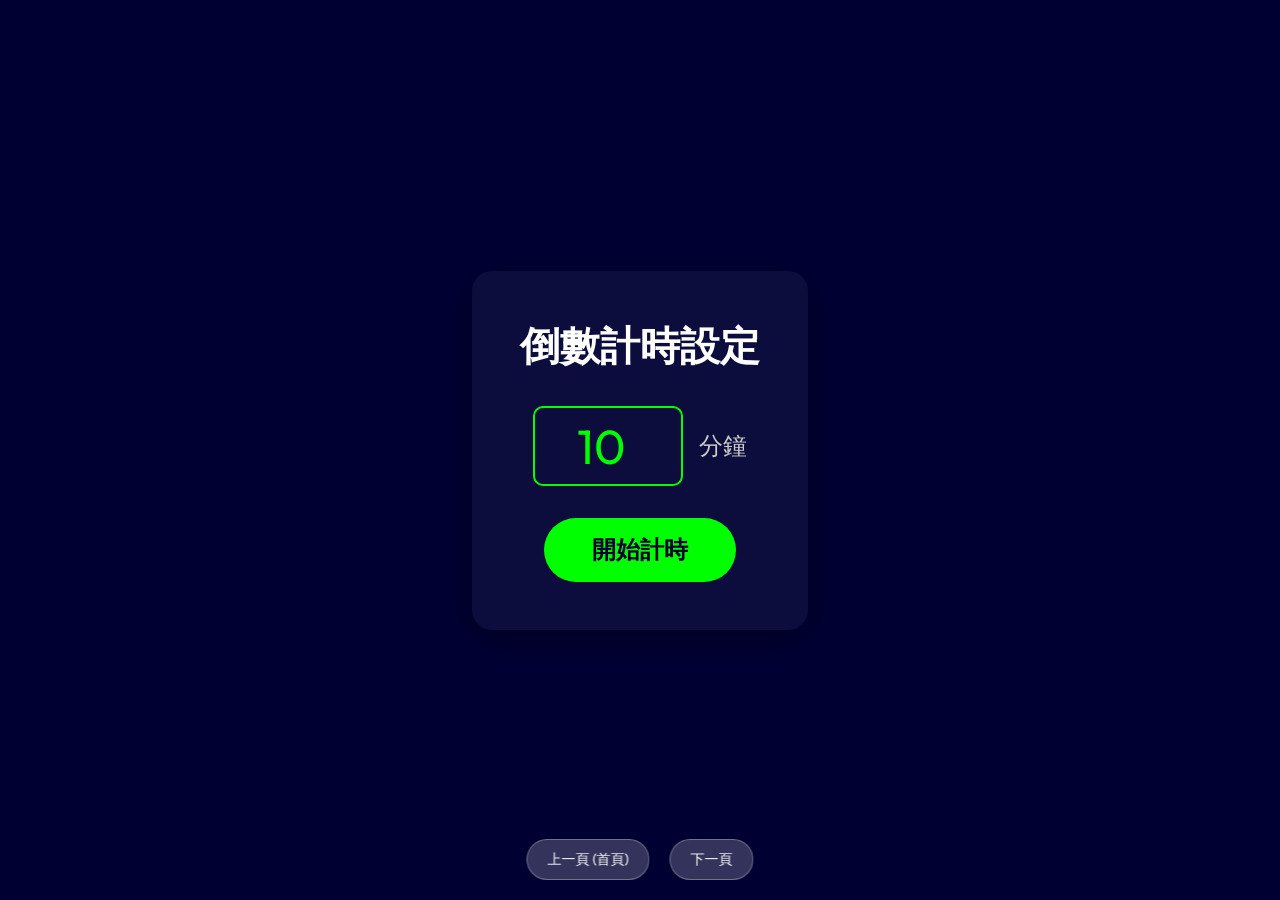
<file: 20260513 Antigravity/countdown-timer/index.html>
<!DOCTYPE html>
<html lang="zh-TW">
<head>
    <meta charset="UTF-8">
    <meta name="viewport" content="width=device-width, initial-scale=1.0">
    <title>全螢幕倒數計時器</title>
    <link rel="stylesheet" href="style.css">
    <link href="https://fonts.googleapis.com/css2?family=Outfit:wght@700&display=swap" rel="stylesheet">
</head>
<body>
    <div id="setup-screen" class="screen active">
        <div class="content">
            <h1>倒數計時設定</h1>
            <div class="input-group">
                <input type="number" id="minutes-input" min="1" max="999" value="10">
                <span>分鐘</span>
            </div>
            <button id="start-btn">開始計時</button>
        </div>
    </div>

    <div id="timer-screen" class="screen">
        <div id="timer-display">00:00</div>
    </div>

    <div id="alert-screen" class="screen">
        <div class="alert-content">
            <div class="alert-text">時間到，請看黑板</div>
            <div class="hint">點擊螢幕返回</div>
        </div>
    </div>

    <nav class="nav-buttons">
        <a href="../teaching-dashboard/index.html" class="nav-btn prev">上一頁 (首頁)</a>
        <a href="../daily-quotes/index.html" class="nav-btn next">下一頁</a>
    </nav>
    <script src="script.js"></script>
</body>
</html>
</file>
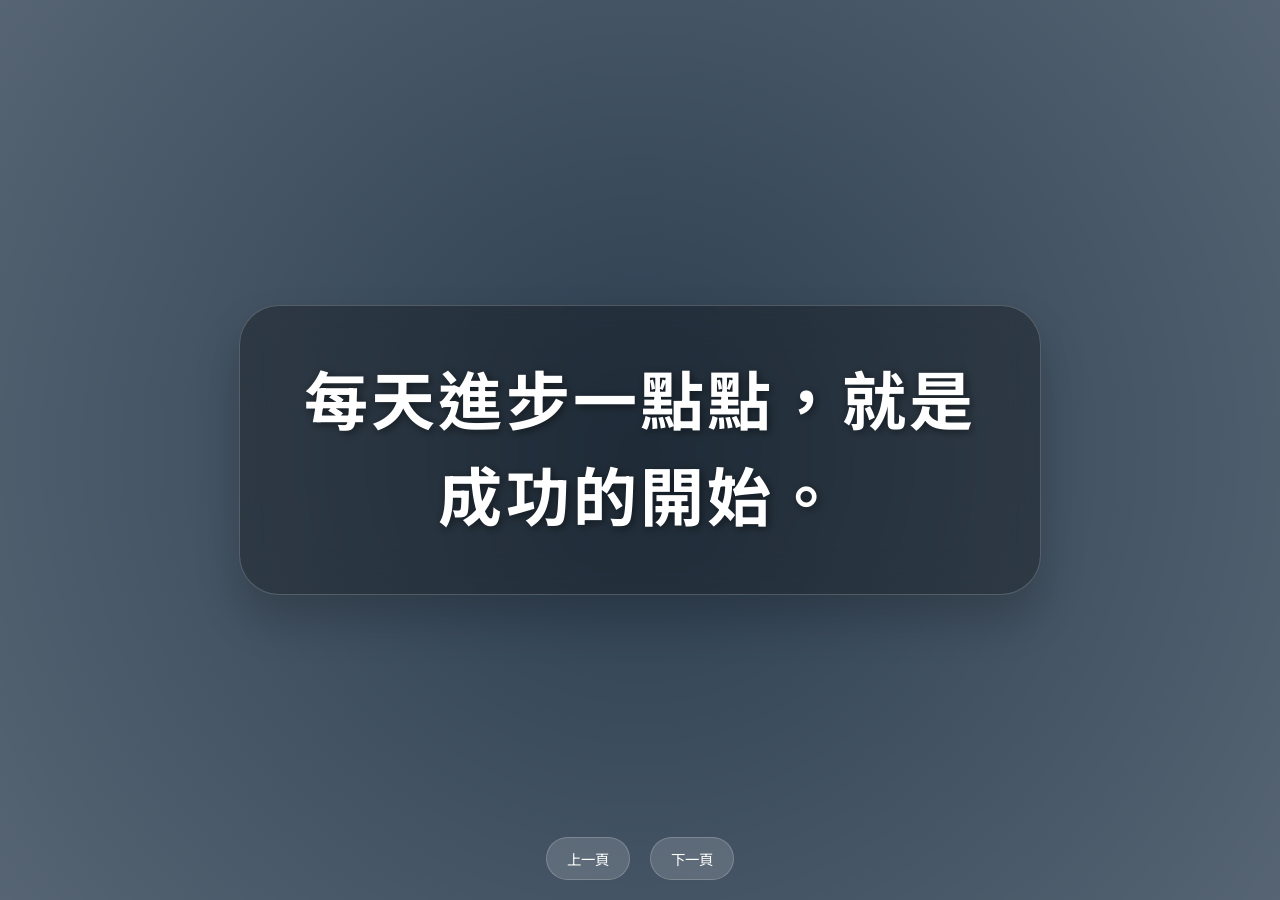
<file: 20260513 Antigravity/daily-quotes/index.html>
<!DOCTYPE html>
<html lang="zh-TW">
<head>
    <meta charset="UTF-8">
    <meta name="viewport" content="width=device-width, initial-scale=1.0">
    <title>學生勵志金句 | 溫暖你的每一天</title>
    <link rel="preconnect" href="https://fonts.googleapis.com">
    <link rel="preconnect" href="https://fonts.gstatic.com" crossorigin>
    <link href="https://fonts.googleapis.com/css2?family=Outfit:wght@400;700&family=Noto+Sans+TC:wght@400;700&display=swap" rel="stylesheet">
    <link rel="stylesheet" href="style.css">
</head>
<body>
    <div class="background-overlay"></div>
    <main class="quote-container">
        <div id="quote-box" class="quote-content">
            <h1 id="quote-text">正在為您挑選鼓勵的話...</h1>
        </div>
    </main>
    <nav class="nav-buttons">
        <a href="../countdown-timer/index.html" class="nav-btn prev">上一頁</a>
        <a href="../announcement-board/index.html" class="nav-btn next">下一頁</a>
    </nav>
    <script src="script.js"></script>
</body>
</html>
</file>
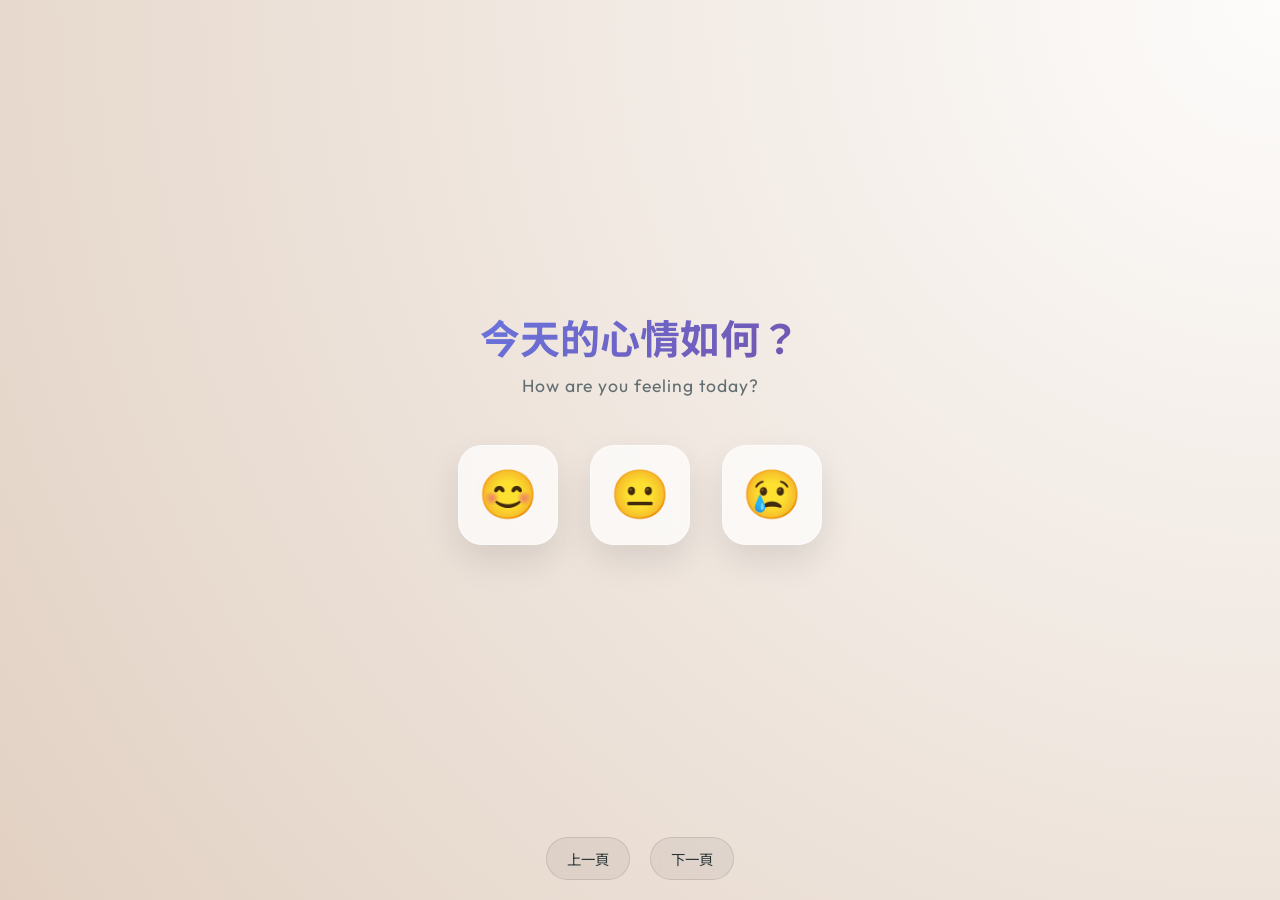
<file: 20260513 Antigravity/mood-checkin/index.html>
<!DOCTYPE html>
<html lang="zh-TW">
<head>
    <meta charset="UTF-8">
    <meta name="viewport" content="width=device-width, initial-scale=1.0">
    <title>每日心情簽到 | Daily Mood Check-in</title>
    <meta name="description" content="記錄今日心情，獲取專屬鼓勵與簽到成功訊息。">
    <link rel="preconnect" href="https://fonts.googleapis.com">
    <link rel="preconnect" href="https://fonts.gstatic.com" crossorigin>
    <link href="https://fonts.googleapis.com/css2?family=Outfit:wght@300;400;600&family=Noto+Sans+TC:wght@300;400;700&display=swap" rel="stylesheet">
    <link rel="stylesheet" href="style.css">
</head>
<body>
    <div class="container">
        <header>
            <h1 id="main-title">今天的心情如何？</h1>
            <p class="subtitle">How are you feeling today?</p>
        </header>

        <div class="mood-selector">
            <button class="mood-btn" id="happy-btn" data-mood="happy" aria-label="開心">
                <span class="emoji">😊</span>
            </button>
            <button class="mood-btn" id="neutral-btn" data-mood="neutral" aria-label="普通">
                <span class="emoji">😐</span>
            </button>
            <button class="mood-btn" id="sad-btn" data-mood="sad" aria-label="難過">
                <span class="emoji">😢</span>
            </button>
        </div>

        <div id="checkin-card" class="card hidden">
            <div class="card-content">
                <div class="checkin-status">
                    <span class="check-icon">✓</span>
                    <span id="status-text">今日簽到成功</span>
                </div>
                <p id="encouragement-msg"></p>
                <button id="close-btn">關閉</button>
            </div>
        </div>
    </div>
    <nav class="nav-buttons">
        <a href="../announcement-board/index.html" class="nav-btn prev">上一頁</a>
        <a href="../noise-monitor/index.html" class="nav-btn next">下一頁</a>
    </nav>
    <script src="script.js"></script>
</body>
</html>
</file>
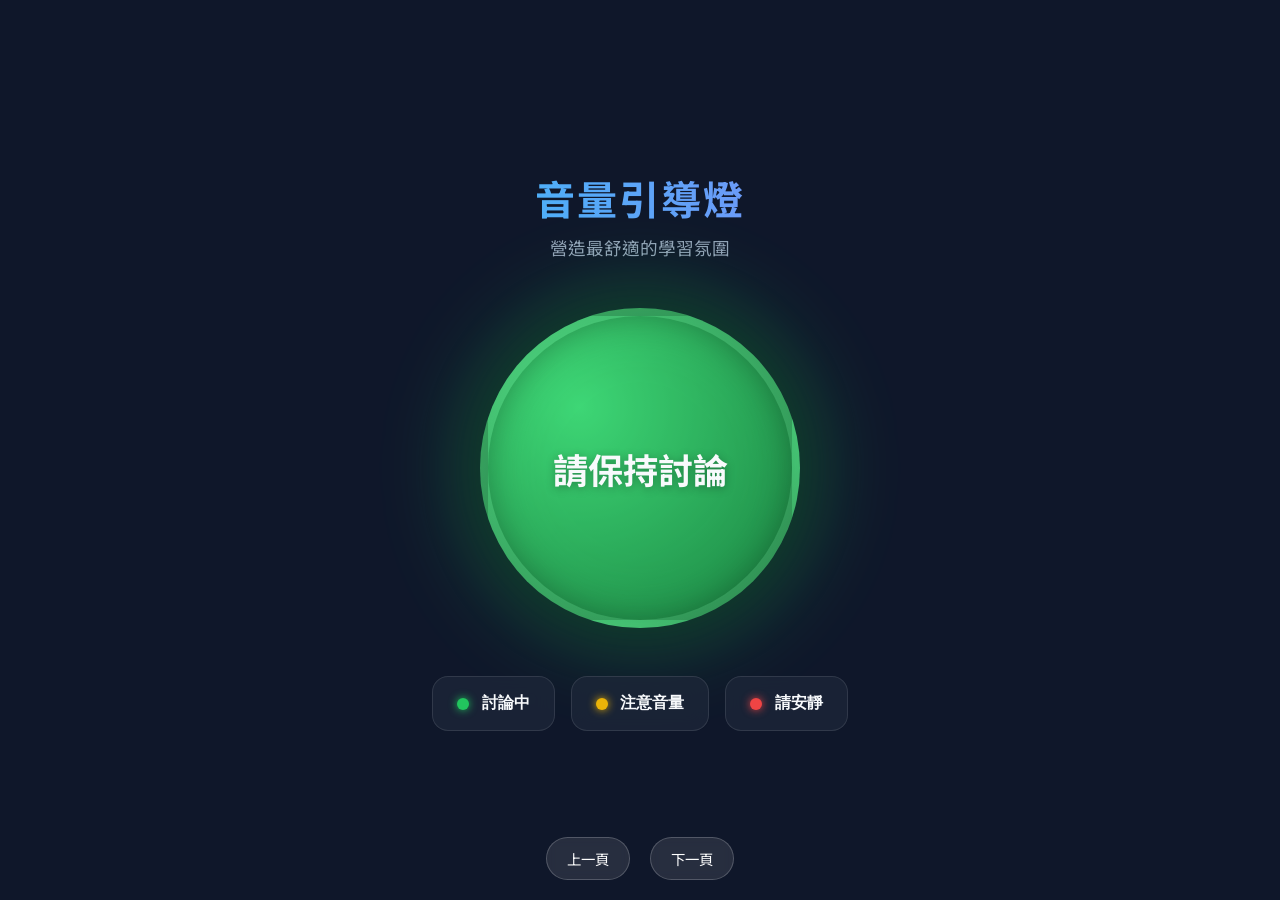
<file: 20260513 Antigravity/noise-monitor/index.html>
<!DOCTYPE html>
<html lang="zh-TW">
<head>
    <meta charset="UTF-8">
    <meta name="viewport" content="width=device-width, initial-scale=1.0">
    <title>教室音量監測器 - 保持良好討論環境</title>
    <meta name="description" content="一個專為教室設計的音量監測工具，透過綠、黃、紅三色燈號協助學生掌握討論音量。">
    <link rel="preconnect" href="https://fonts.googleapis.com">
    <link rel="preconnect" href="https://fonts.gstatic.com" crossorigin>
    <link href="https://fonts.googleapis.com/css2?family=Outfit:wght@400;700&family=Noto+Sans+TC:wght@400;700&display=swap" rel="stylesheet">
    <link rel="stylesheet" href="style.css">
</head>
<body>
    <div class="app-container">
        <header>
            <h1>音量引導燈</h1>
            <p class="subtitle">營造最舒適的學習氛圍</p>
        </header>

        <main>
            <div id="status-light" class="light state-green">
                <div class="light-inner">
                    <span id="status-text">請保持討論</span>
                </div>
                <div class="glow-effect"></div>
            </div>
        </main>

        <nav class="controls">
            <button id="btn-green" class="control-btn" onclick="updateState('green')">
                <span class="dot green"></span>討論中
            </button>
            <button id="btn-yellow" class="control-btn" onclick="updateState('yellow')">
                <span class="dot yellow"></span>注意音量
            </button>
            <button id="btn-red" class="control-btn" onclick="updateState('red')">
                <span class="dot red"></span>請安靜
            </button>
        </nav>
    </div>
    <nav class="nav-buttons">
        <a href="../mood-checkin/index.html" class="nav-btn prev">上一頁</a>
        <a href="../student-grouper/index.html" class="nav-btn next">下一頁</a>
    </nav>
    <script src="script.js"></script>
</body>
</html>
</file>
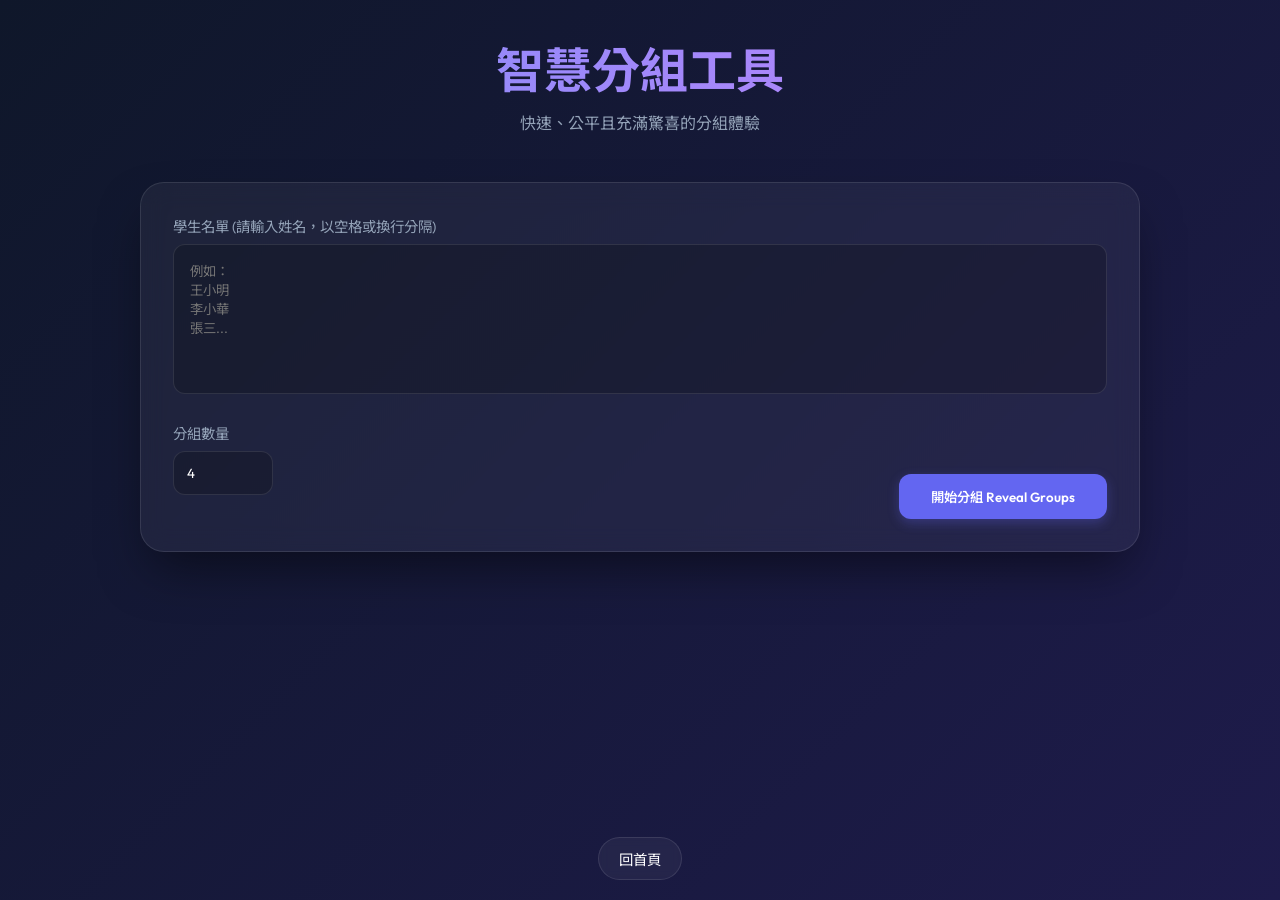
<file: 20260513 Antigravity/student-grouper/index.html>
<!DOCTYPE html>
<html lang="zh-TW">
<head>
    <meta charset="UTF-8">
    <meta name="viewport" content="width=device-width, initial-scale=1.0">
    <title>智慧分組工具 | AI Student Grouper</title>
    <link rel="preconnect" href="https://fonts.googleapis.com">
    <link rel="preconnect" href="https://fonts.gstatic.com" crossorigin>
    <link href="https://fonts.googleapis.com/css2?family=Outfit:wght@400;600;800&family=Noto+Sans+TC:wght@400;700&display=swap" rel="stylesheet">
    <link rel="stylesheet" href="style.css">
</head>
<body>
    <div class="container">
        <header>
            <h1>智慧分組工具</h1>
            <p style="color: var(--text-muted)">快速、公平且充滿驚喜的分組體驗</p>
        </header>

        <section class="config-panel">
            <div class="input-group">
                <label for="student-list">學生名單 (請輸入姓名，以空格或換行分隔)</label>
                <textarea id="student-list" placeholder="例如：
王小明
李小華
張三..."></textarea>
            </div>

            <div class="controls">
                <div class="input-group">
                    <label for="group-count">分組數量</label>
                    <input type="number" id="group-count" min="2" value="4">
                </div>
                <button id="generate-btn">開始分組 Reveal Groups</button>
            </div>
        </section>

        <div id="results-grid">
            <!-- Cards will be generated here -->
        </div>
    </div>

    <nav class="nav-buttons">
        <a href="../teaching-dashboard/index.html" class="nav-btn home">回首頁</a>
    </nav>
    <script src="script.js"></script>
</body>
</html>
</file>
<file: 20260513 Antigravity/countdown-timer/style.css>
:root {
    --bg-color: #000033;
    --text-color: #00FF00;
    --alert-bg: #FF0000;
}

* {
    margin: 0;
    padding: 0;
    box-sizing: border-box;
    font-family: 'Outfit', sans-serif;
}

body, html {
    height: 100%;
    width: 100%;
    overflow: hidden;
    background-color: var(--bg-color);
    color: var(--text-color);
}

.screen {
    display: none;
    height: 100vh;
    width: 100vw;
    flex-direction: column;
    justify-content: center;
    align-items: center;
    transition: opacity 0.5s ease;
}

.screen.active {
    display: flex;
}

/* Setup Screen */
#setup-screen .content {
    text-align: center;
    background: rgba(255, 255, 255, 0.05);
    padding: 3rem;
    border-radius: 20px;
    backdrop-filter: blur(10px);
    box-shadow: 0 8px 32px rgba(0, 0, 0, 0.3);
}

h1 {
    font-size: 2.5rem;
    margin-bottom: 2rem;
    color: #fff;
}

.input-group {
    margin-bottom: 2rem;
    display: flex;
    align-items: center;
    justify-content: center;
    gap: 1rem;
}

input[type="number"] {
    background: transparent;
    border: 2px solid var(--text-color);
    border-radius: 10px;
    color: var(--text-color);
    font-size: 3rem;
    width: 150px;
    padding: 0.5rem;
    text-align: center;
}

.input-group span {
    font-size: 1.5rem;
    color: #ccc;
}

button {
    background-color: var(--text-color);
    color: var(--bg-color);
    border: none;
    padding: 1rem 3rem;
    font-size: 1.5rem;
    font-weight: bold;
    border-radius: 50px;
    cursor: pointer;
    transition: transform 0.2s, background-color 0.2s;
}

button:hover {
    transform: scale(1.05);
    background-color: #00CC00;
}

/* Timer Screen */
#timer-display {
    font-size: 35vw;
    line-height: 1;
    font-weight: 700;
    text-shadow: 0 0 20px rgba(0, 255, 0, 0.5);
}

/* Alert Screen */
#alert-screen {
    cursor: pointer;
}

#alert-screen.active {
    animation: flash 0.5s infinite alternate;
}

.alert-content {
    text-align: center;
}

.alert-text {
    font-size: 10vw;
    font-weight: 800;
    color: white;
    text-shadow: 2px 2px 10px rgba(0, 0, 0, 0.5);
}

.hint {
    font-size: 1.5rem;
    color: white;
    margin-top: 2rem;
    opacity: 0.7;
}

@keyframes flash {
    from { background-color: var(--alert-bg); }
    to { background-color: var(--bg-color); }
}

/* Responsive adjustments */
@media (max-aspect-ratio: 1/1) {
    #timer-display {
        font-size: 25vh;
    }
}

/* Navigation Buttons */
.nav-buttons {
    position: fixed;
    bottom: 20px;
    left: 50%;
    transform: translateX(-50%);
    display: flex;
    gap: 20px;
    z-index: 1000;
}

.nav-btn {
    padding: 10px 20px;
    background: rgba(255, 255, 255, 0.2);
    backdrop-filter: blur(5px);
    color: white;
    text-decoration: none;
    border-radius: 30px;
    font-size: 0.9rem;
    border: 1px solid rgba(255, 255, 255, 0.3);
    transition: all 0.3s;
}

.nav-btn:hover {
    background: rgba(255, 255, 255, 0.4);
    transform: translateY(-2px);
}
</file>
<file: 20260513 Antigravity/daily-quotes/style.css>
:root {
    --primary-warm: #ff9a9e;
    --secondary-warm: #fad0c4;
    --accent-warm: #fbc2eb;
    --text-color: #ffffff;
}

* {
    margin: 0;
    padding: 0;
    box-sizing: border-box;
}

body {
    font-family: 'Outfit', 'Noto Sans TC', sans-serif;
    height: 100vh;
    display: flex;
    justify-content: center;
    align-items: center;
    overflow: hidden;
    background-color: #2c3e50;
    background-size: cover;
    background-position: center;
    background-repeat: no-repeat;
    transition: background-image 1.5s ease-in-out;
}

/* 移除舊有的漸層動畫相關程式碼 */

.background-overlay {
    position: absolute;
    top: 0;
    left: 0;
    width: 100%;
    height: 100%;
    background: radial-gradient(circle at center, transparent 0%, rgba(255, 255, 255, 0.2) 100%);
    pointer-events: none;
}

.quote-container {
    padding: 2rem;
    max-width: 95%;
    z-index: 10;
    display: flex;
    justify-content: center;
}

.quote-content {
    width: fit-content;
    min-width: 200px;
    background: rgba(0, 0, 0, 0.3);
    backdrop-filter: blur(20px);
    -webkit-backdrop-filter: blur(20px);
    border: 1px solid rgba(255, 255, 255, 0.2);
    border-radius: 40px;
    padding: 3rem 4rem;
    box-shadow: 0 25px 45px rgba(0, 0, 0, 0.2);
    text-align: center;
    transform: translateY(30px);
    opacity: 0;
    animation: softEntrance 1.2s cubic-bezier(0.22, 1, 0.36, 1) forwards;
}

@keyframes softEntrance {
    0% {
        transform: translateY(50px) scale(0.95);
        opacity: 0;
    }
    100% {
        transform: translateY(0) scale(1);
        opacity: 1;
    }
}

#quote-text {
    font-size: clamp(1.8rem, 5vw, 4rem);
    color: var(--text-color);
    line-height: 1.5;
    font-weight: 700;
    letter-spacing: 0.05em;
    text-shadow: 2px 2px 10px rgba(0, 0, 0, 0.5);
}

@media (max-width: 600px) {
    .quote-content {
        padding: 3rem 1.5rem;
    }
}

/* Navigation Buttons */
.nav-buttons {
    position: fixed;
    bottom: 20px;
    left: 50%;
    transform: translateX(-50%);
    display: flex;
    gap: 20px;
    z-index: 1000;
}

.nav-btn {
    padding: 10px 20px;
    background: rgba(255, 255, 255, 0.15);
    backdrop-filter: blur(10px);
    color: white;
    text-decoration: none;
    border-radius: 30px;
    font-size: 0.9rem;
    border: 1px solid rgba(255, 255, 255, 0.2);
    transition: all 0.3s;
}

.nav-btn:hover {
    background: rgba(255, 255, 255, 0.3);
    transform: translateY(-2px);
}
</file>
<file: 20260513 Antigravity/mood-checkin/style.css>
:root {
    --primary-gradient: linear-gradient(135deg, #667eea 0%, #764ba2 100%);
    --bg-gradient: radial-gradient(circle at top right, #fdfcfb 0%, #e2d1c3 100%);
    --glass-bg: rgba(255, 255, 255, 0.7);
    --glass-border: rgba(255, 255, 255, 0.4);
    --text-main: #2d3436;
    --text-sub: #636e72;
    --shadow: 0 15px 35px rgba(0, 0, 0, 0.1);
}

* {
    margin: 0;
    padding: 0;
    box-sizing: border-box;
}

body {
    font-family: 'Outfit', 'Noto Sans TC', sans-serif;
    min-height: 100vh;
    display: flex;
    justify-content: center;
    align-items: center;
    background: var(--bg-gradient);
    color: var(--text-main);
    overflow: hidden;
}

.container {
    text-align: center;
    width: 100%;
    max-width: 600px;
    padding: 2rem;
    animation: fadeIn 1s ease-out;
}

header h1 {
    font-size: 2.5rem;
    font-weight: 700;
    margin-bottom: 0.5rem;
    background: var(--primary-gradient);
    -webkit-background-clip: text;
    -webkit-text-fill-color: transparent;
}

.subtitle {
    font-size: 1.1rem;
    color: var(--text-sub);
    margin-bottom: 3rem;
    letter-spacing: 1px;
}

.mood-selector {
    display: flex;
    justify-content: center;
    gap: 2rem;
    margin-bottom: 3rem;
}

.mood-btn {
    background: var(--glass-bg);
    border: 1px solid var(--glass-border);
    backdrop-filter: blur(10px);
    width: 100px;
    height: 100px;
    border-radius: 24px;
    font-size: 3rem;
    cursor: pointer;
    transition: all 0.4s cubic-bezier(0.175, 0.885, 0.32, 1.275);
    display: flex;
    justify-content: center;
    align-items: center;
    box-shadow: var(--shadow);
}

.mood-btn:hover {
    transform: translateY(-10px) scale(1.1);
    background: white;
    box-shadow: 0 20px 40px rgba(0, 0, 0, 0.15);
}

.mood-btn:active {
    transform: scale(0.95);
}

.card {
    position: fixed;
    top: 0;
    left: 0;
    width: 100%;
    height: 100%;
    background: rgba(0, 0, 0, 0.4);
    backdrop-filter: blur(5px);
    display: flex;
    justify-content: center;
    align-items: center;
    z-index: 100;
    opacity: 0;
    visibility: hidden;
    transition: all 0.5s ease;
}

.card.show {
    opacity: 1;
    visibility: visible;
}

.card-content {
    background: white;
    padding: 3rem;
    border-radius: 32px;
    width: 90%;
    max-width: 400px;
    box-shadow: 0 30px 60px rgba(0, 0, 0, 0.2);
    transform: translateY(50px);
    transition: all 0.5s cubic-bezier(0.175, 0.885, 0.32, 1.275);
}

.card.show .card-content {
    transform: translateY(0);
}

.checkin-status {
    display: flex;
    flex-direction: column;
    align-items: center;
    margin-bottom: 1.5rem;
}

.check-icon {
    background: #55efc4;
    color: white;
    width: 50px;
    height: 50px;
    border-radius: 50%;
    display: flex;
    justify-content: center;
    align-items: center;
    font-size: 1.5rem;
    margin-bottom: 1rem;
    animation: bounce 1s infinite;
}

#status-text {
    font-weight: 600;
    font-size: 1.2rem;
    color: #00b894;
}

#encouragement-msg {
    color: var(--text-sub);
    line-height: 1.6;
    font-size: 1.1rem;
    margin-bottom: 2rem;
}

#close-btn {
    padding: 0.8rem 2.5rem;
    border: none;
    background: var(--primary-gradient);
    color: white;
    border-radius: 12px;
    font-size: 1rem;
    cursor: pointer;
    transition: opacity 0.3s;
}

#close-btn:hover {
    opacity: 0.9;
}

@keyframes fadeIn {
    from { opacity: 0; transform: translateY(20px); }
    to { opacity: 1; transform: translateY(0); }
}

@keyframes bounce {
    0%, 100% { transform: translateY(0); }
    50% { transform: translateY(-5px); }
}

.hidden {
    display: none;
}

/* Navigation Buttons */
.nav-buttons {
    position: fixed;
    bottom: 20px;
    left: 50%;
    transform: translateX(-50%);
    display: flex;
    gap: 20px;
    z-index: 1000;
}

.nav-btn {
    padding: 10px 20px;
    background: rgba(0, 0, 0, 0.05);
    backdrop-filter: blur(5px);
    color: #2d3436;
    text-decoration: none;
    border-radius: 30px;
    font-size: 0.9rem;
    border: 1px solid rgba(0, 0, 0, 0.1);
    transition: all 0.3s;
}

.nav-btn:hover {
    background: rgba(0, 0, 0, 0.1);
    transform: translateY(-2px);
}
</file>
<file: 20260513 Antigravity/noise-monitor/style.css>
:root {
    --bg-color: #0f172a;
    --card-bg: rgba(30, 41, 59, 0.7);
    --text-primary: #f8fafc;
    --text-secondary: #94a3b8;
    
    --green-light: #22c55e;
    --green-glow: rgba(34, 197, 94, 0.5);
    --yellow-light: #eab308;
    --yellow-glow: rgba(234, 179, 8, 0.5);
    --red-light: #ef4444;
    --red-glow: rgba(239, 68, 68, 0.5);
    
    --font-main: 'Outfit', 'Noto Sans TC', sans-serif;
}

* {
    margin: 0;
    padding: 0;
    box-sizing: border-box;
}

body {
    background-color: var(--bg-color);
    color: var(--text-primary);
    font-family: var(--font-main);
    min-height: 100vh;
    display: flex;
    justify-content: center;
    align-items: center;
    overflow: hidden;
}

.app-container {
    width: 100%;
    max-width: 600px;
    padding: 2rem;
    text-align: center;
    display: flex;
    flex-direction: column;
    gap: 3rem;
    z-index: 1;
}

header h1 {
    font-size: 2.5rem;
    font-weight: 700;
    margin-bottom: 0.5rem;
    letter-spacing: 2px;
    background: linear-gradient(to right, #38bdf8, #818cf8);
    -webkit-background-clip: text;
    -webkit-text-fill-color: transparent;
}

.subtitle {
    color: var(--text-secondary);
    font-size: 1.1rem;
}

/* Light Signal Styling */
main {
    display: flex;
    justify-content: center;
    perspective: 1000px;
}

.light {
    position: relative;
    width: 320px;
    height: 320px;
    border-radius: 50%;
    display: flex;
    justify-content: center;
    align-items: center;
    transition: all 0.6s cubic-bezier(0.34, 1.56, 0.64, 1);
    cursor: default;
    border: 8px solid rgba(255, 255, 255, 0.1);
    box-shadow: 0 0 50px rgba(0, 0, 0, 0.5), inset 0 0 30px rgba(0, 0, 0, 0.3);
}

.light-inner {
    width: 100%;
    height: 100%;
    border-radius: 50%;
    display: flex;
    justify-content: center;
    align-items: center;
    padding: 2rem;
    z-index: 2;
}

#status-text {
    font-size: 2.2rem;
    font-weight: 700;
    text-shadow: 0 2px 10px rgba(0, 0, 0, 0.3);
    transition: transform 0.3s ease;
}

.glow-effect {
    position: absolute;
    top: -10%;
    left: -10%;
    right: -10%;
    bottom: -10%;
    border-radius: 50%;
    filter: blur(40px);
    opacity: 0.6;
    z-index: 0;
    transition: background-color 0.6s ease;
}

/* States */
.state-green {
    background: radial-gradient(circle at 30% 30%, #4ade80, #166534);
}
.state-green .glow-effect {
    background-color: var(--green-glow);
}

.state-yellow {
    background: radial-gradient(circle at 30% 30%, #fde047, #854d0e);
    animation: pulse-yellow 1s infinite;
}
.state-yellow .glow-effect {
    background-color: var(--yellow-glow);
}

.state-red {
    background: radial-gradient(circle at 30% 30%, #f87171, #991b1b);
    transform: scale(1.05);
}
.state-red .glow-effect {
    background-color: var(--red-glow);
}

/* Animations */
@keyframes pulse-yellow {
    0% { transform: scale(1); box-shadow: 0 0 30px var(--yellow-glow); }
    50% { transform: scale(1.03); box-shadow: 0 0 60px var(--yellow-glow); }
    100% { transform: scale(1); box-shadow: 0 0 30px var(--yellow-glow); }
}

/* Controls */
.controls {
    display: flex;
    justify-content: center;
    gap: 1rem;
    flex-wrap: wrap;
}

.control-btn {
    background: var(--card-bg);
    border: 1px solid rgba(255, 255, 255, 0.1);
    color: var(--text-primary);
    padding: 1rem 1.5rem;
    border-radius: 16px;
    font-size: 1rem;
    font-weight: 600;
    cursor: pointer;
    backdrop-filter: blur(10px);
    display: flex;
    align-items: center;
    gap: 0.8rem;
    transition: all 0.3s ease;
}

.control-btn:hover {
    background: rgba(255, 255, 255, 0.1);
    transform: translateY(-3px);
    border-color: rgba(255, 255, 255, 0.3);
}

.control-btn:active {
    transform: translateY(0);
}

.dot {
    width: 12px;
    height: 12px;
    border-radius: 50%;
}
.dot.green { background-color: var(--green-light); box-shadow: 0 0 8px var(--green-light); }
.dot.yellow { background-color: var(--yellow-light); box-shadow: 0 0 8px var(--yellow-light); }
.dot.red { background-color: var(--red-light); box-shadow: 0 0 8px var(--red-light); }

/* Responsive */
@media (max-width: 480px) {
    .light {
        width: 260px;
        height: 260px;
    }
    #status-text {
        font-size: 1.8rem;
    }
    header h1 {
        font-size: 2rem;
    }
}

/* Navigation Buttons */
.nav-buttons {
    position: fixed;
    bottom: 20px;
    left: 50%;
    transform: translateX(-50%);
    display: flex;
    gap: 20px;
    z-index: 1000;
}

.nav-btn {
    padding: 10px 20px;
    background: rgba(255, 255, 255, 0.1);
    backdrop-filter: blur(5px);
    color: white;
    text-decoration: none;
    border-radius: 30px;
    font-size: 0.9rem;
    border: 1px solid rgba(255, 255, 255, 0.2);
    transition: all 0.3s;
}

.nav-btn:hover {
    background: rgba(255, 255, 255, 0.2);
    transform: translateY(-2px);
}
</file>
<file: 20260513 Antigravity/student-grouper/style.css>
:root {
    --primary: #6366f1;
    --primary-hover: #4f46e5;
    --bg-gradient: linear-gradient(135deg, #0f172a 0%, #1e1b4b 100%);
    --glass-bg: rgba(255, 255, 255, 0.05);
    --glass-border: rgba(255, 255, 255, 0.1);
    --text-main: #f8fafc;
    --text-muted: #94a3b8;
    --card-shadow: 0 25px 50px -12px rgba(0, 0, 0, 0.5);
}

* {
    margin: 0;
    padding: 0;
    box-sizing: border-box;
    font-family: 'Outfit', 'Noto Sans TC', sans-serif;
}

body {
    min-height: 100vh;
    background: var(--bg-gradient);
    color: var(--text-main);
    display: flex;
    flex-direction: column;
    align-items: center;
    padding: 2rem;
    overflow-x: hidden;
}

.container {
    max-width: 1000px;
    width: 100%;
}

header {
    text-align: center;
    margin-bottom: 3rem;
    animation: fadeInDown 0.8s ease-out;
}

header h1 {
    font-size: 3rem;
    background: linear-gradient(to right, #818cf8, #c084fc);
    -webkit-background-clip: text;
    -webkit-text-fill-color: transparent;
    margin-bottom: 0.5rem;
}

.config-panel {
    background: var(--glass-bg);
    backdrop-filter: blur(12px);
    border: 1px solid var(--glass-border);
    border-radius: 24px;
    padding: 2rem;
    margin-bottom: 3rem;
    box-shadow: var(--card-shadow);
    animation: fadeInUp 0.8s ease-out;
}

.input-group {
    margin-bottom: 1.5rem;
}

label {
    display: block;
    margin-bottom: 0.5rem;
    color: var(--text-muted);
    font-size: 0.9rem;
}

textarea {
    width: 100%;
    height: 150px;
    background: rgba(0, 0, 0, 0.2);
    border: 1px solid var(--glass-border);
    border-radius: 12px;
    padding: 1rem;
    color: white;
    resize: none;
    transition: border-color 0.3s;
}

textarea:focus {
    outline: none;
    border-color: var(--primary);
}

.controls {
    display: grid;
    grid-template-columns: 1fr auto;
    gap: 1rem;
    align-items: end;
}

input[type="number"] {
    background: rgba(0, 0, 0, 0.2);
    border: 1px solid var(--glass-border);
    border-radius: 12px;
    padding: 0.8rem;
    color: white;
    width: 100px;
}

button {
    background: var(--primary);
    color: white;
    border: none;
    border-radius: 12px;
    padding: 0.8rem 2rem;
    font-weight: 600;
    cursor: pointer;
    transition: all 0.3s cubic-bezier(0.4, 0, 0.2, 1);
    box-shadow: 0 4px 12px rgba(99, 102, 241, 0.3);
}

button:hover {
    background: var(--primary-hover);
    transform: translateY(-2px);
    box-shadow: 0 8px 20px rgba(99, 102, 241, 0.4);
}

button:active {
    transform: translateY(0);
}

/* Results Grid */
#results-grid {
    display: grid;
    grid-template-columns: repeat(auto-fill, minmax(280px, 1fr));
    gap: 2rem;
    width: 100%;
}

/* Card Animation */
.card-container {
    perspective: 1000px;
    height: 350px;
    opacity: 0;
    transform: translateY(20px);
}

.card-container.show {
    animation: popIn 0.5s forwards;
}

.card {
    position: relative;
    width: 100%;
    height: 100%;
    transition: transform 0.8s cubic-bezier(0.175, 0.885, 0.32, 1.275);
    transform-style: preserve-3d;
    cursor: pointer;
}

.card.flipped {
    transform: rotateY(180deg);
}

.card-face {
    position: absolute;
    width: 100%;
    height: 100%;
    backface-visibility: hidden;
    border-radius: 20px;
    display: flex;
    flex-direction: column;
    padding: 1.5rem;
    border: 1px solid var(--glass-border);
    box-shadow: var(--card-shadow);
}

.card-front {
    background: linear-gradient(135deg, #4f46e5 0%, #7c3aed 100%);
    justify-content: center;
    align-items: center;
}

.card-front h3 {
    font-size: 2rem;
    text-shadow: 0 2px 4px rgba(0,0,0,0.2);
}

.card-back {
    background: var(--glass-bg);
    backdrop-filter: blur(16px);
    transform: rotateY(180deg);
}

.card-back h4 {
    margin-bottom: 1rem;
    padding-bottom: 0.5rem;
    border-bottom: 1px solid var(--glass-border);
    color: var(--primary);
}

.member-list {
    list-style: none;
    overflow-y: auto;
}

.member-item {
    padding: 0.5rem 0;
    border-bottom: 1px solid rgba(255,255,255,0.05);
    animation: slideIn 0.3s ease-out forwards;
}

/* Animations */
@keyframes fadeInDown {
    from { opacity: 0; transform: translateY(-30px); }
    to { opacity: 1; transform: translateY(0); }
}

@keyframes fadeInUp {
    from { opacity: 0; transform: translateY(30px); }
    to { opacity: 1; transform: translateY(0); }
}

@keyframes popIn {
    to { opacity: 1; transform: translateY(0); }
}

@keyframes slideIn {
    from { opacity: 0; transform: translateX(-10px); }
    to { opacity: 1; transform: translateX(0); }
}

@media (max-width: 640px) {
    header h1 { font-size: 2rem; }
    .controls { grid-template-columns: 1fr; }
    input[type="number"] { width: 100%; }
}

/* Navigation Buttons */
.nav-buttons {
    position: fixed;
    bottom: 20px;
    left: 50%;
    transform: translateX(-50%);
    display: flex;
    gap: 20px;
    z-index: 1000;
}

.nav-btn {
    padding: 10px 20px;
    background: rgba(255, 255, 255, 0.05);
    backdrop-filter: blur(5px);
    color: white;
    text-decoration: none;
    border-radius: 30px;
    font-size: 0.9rem;
    border: 1px solid rgba(255, 255, 255, 0.1);
    transition: all 0.3s;
}

.nav-btn:hover {
    background: rgba(255, 255, 255, 0.1);
    transform: translateY(-2px);
}
</file>
